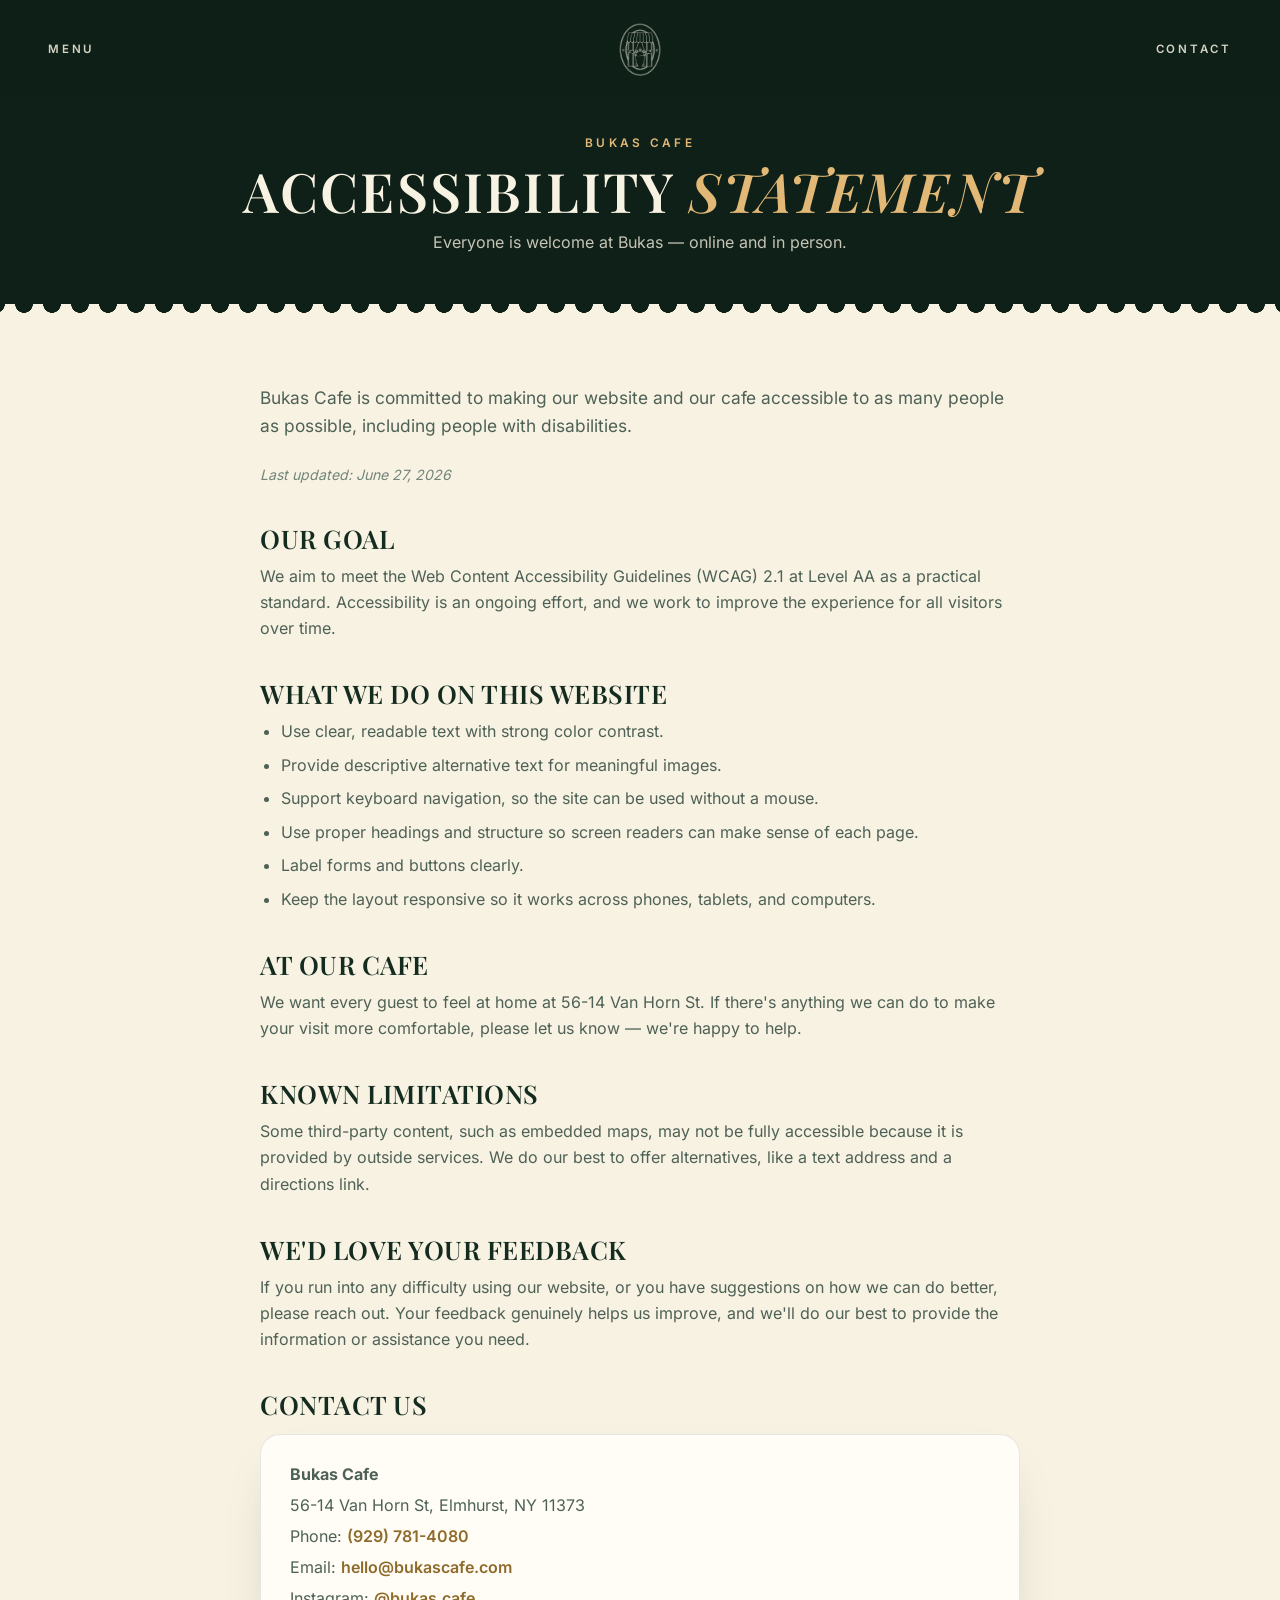
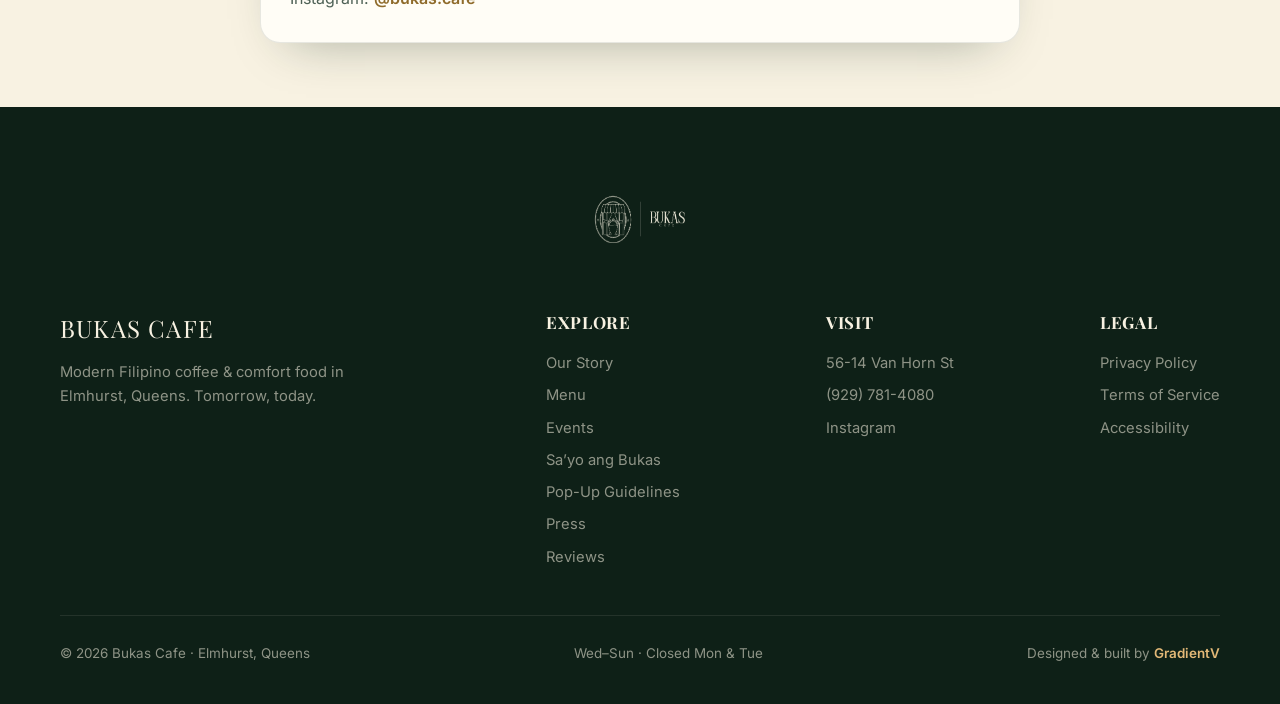
<file: accessibility.html>
<!DOCTYPE html>
<html lang="en">
<head>
<meta charset="UTF-8" />
<meta name="viewport" content="width=device-width, initial-scale=1.0" />
<title>Accessibility — Bukas Cafe</title>
<meta name="description" content="Bukas Cafe's commitment to an accessible website and cafe for all guests." />
<link rel="canonical" href="https://www.bukascafe.com/accessibility.html" />
<meta property="og:type" content="website" />
<meta property="og:site_name" content="Bukas Cafe" />
<meta property="og:title" content="Accessibility — Bukas Cafe" />
<meta property="og:description" content="Bukas Cafe's commitment to an accessible website and cafe for all guests." />
<meta property="og:url" content="https://www.bukascafe.com/accessibility.html" />
<meta property="og:image" content="https://www.bukascafe.com/images/og-cover.jpg" />
<meta property="og:image:width" content="1200" />
<meta property="og:image:height" content="630" />
<meta name="twitter:card" content="summary_large_image" />
<meta name="twitter:title" content="Accessibility — Bukas Cafe" />
<meta name="twitter:description" content="Bukas Cafe's commitment to an accessible website and cafe for all guests." />
<meta name="twitter:image" content="https://www.bukascafe.com/images/og-cover.jpg" />
<link rel="stylesheet" href="css/fonts.css" />
<link rel="stylesheet" href="css/styles.css" />
<link rel="icon" type="image/png" href="images/favicon-32.png" />
<link rel="apple-touch-icon" href="images/apple-touch-icon.png" />
<meta name="theme-color" content="#142c20" />
</head>
<body>
<a class="skip-link" href="#main">Skip to content</a>

<!-- TOP BAR -->
<header class="topbar" id="topbar">
  <div class="tb-side left">
    <button class="tb-link" type="button" data-menu-open aria-haspopup="dialog" aria-controls="navOverlay">Menu</button>
  </div>
  <a class="tb-logo" href="index.html" aria-label="Bukas Cafe home">
    <img class="logo-dark" src="images/brand-badge-cream.png" alt="Bukas Cafe" />
    <img class="logo-light" src="images/logo-badge-green.png" alt="Bukas Cafe" />
  </a>
  <div class="tb-side right">
    <a class="tb-link" href="index.html#visit">Contact</a>
  </div>
</header>

<!-- OVERLAY MENU -->
<div class="nav-overlay" id="navOverlay" role="dialog" aria-modal="true" aria-label="Site menu" aria-hidden="true">
  <button class="ov-close" type="button" data-menu-close>Close</button>
  <div class="ov-grid">
    <nav>
      <a href="index.html"><span class="n">01</span>Home</a>
      <a href="menu.html"><span class="n">02</span>Menu</a>
      <a href="events.html"><span class="n">03</span>Events</a>
      <a class="ov-long" href="sayo-ang-bukas.html"><span class="n">04</span>Sa’yo ang Bukas</a>
      <a href="index.html#press"><span class="n">05</span>Press</a>
      <a href="index.html#visit"><span class="n">06</span>Contact</a>
    </nav>
    <aside class="ov-aside">
      <img src="images/storefront-illustration.jpg" alt="Watercolor illustration of the Bukas Cafe storefront" loading="lazy" />
      <div class="ov-fact"><strong>Hours</strong>Wed–Thu 9a–3p · Fri–Sun 9a–6p</div>
      <div class="ov-fact"><strong>Find us</strong>56-14 Van Horn St, Elmhurst, Queens</div>
      <div class="ov-fact"><strong>Say hi</strong><a href="https://www.instagram.com/bukas.cafe" target="_blank" rel="noopener">@bukas.cafe</a> · <a href="tel:+19297814080">(929) 781-4080</a></div>
    </aside>
  </div>
</div>

<!-- HERO -->
<section class="legal-hero">
  <div class="wrap">
    <span class="eyebrow">Bukas Cafe</span>
    <h1>Accessibility <em>Statement</em></h1>
    <p>Everyone is welcome at Bukas — online and in person.</p>
  </div>
</section>

<div class="awning" aria-hidden="true"></div>

<!-- CONTENT -->
<main id="main">
<section class="legal">
  <div class="wrap">
    <p class="lead">Bukas Cafe is committed to making our website and our cafe accessible to as many people as possible, including people with disabilities.</p>
    <p class="updated">Last updated: June 27, 2026</p>

    <h2>Our goal</h2>
    <p>We aim to meet the Web Content Accessibility Guidelines (WCAG) 2.1 at Level AA as a practical standard. Accessibility is an ongoing effort, and we work to improve the experience for all visitors over time.</p>

    <h2>What we do on this website</h2>
    <ul>
      <li>Use clear, readable text with strong color contrast.</li>
      <li>Provide descriptive alternative text for meaningful images.</li>
      <li>Support keyboard navigation, so the site can be used without a mouse.</li>
      <li>Use proper headings and structure so screen readers can make sense of each page.</li>
      <li>Label forms and buttons clearly.</li>
      <li>Keep the layout responsive so it works across phones, tablets, and computers.</li>
    </ul>

    <h2>At our cafe</h2>
    <p>We want every guest to feel at home at 56-14 Van Horn St. If there's anything we can do to make your visit more comfortable, please let us know — we're happy to help.</p>

    <h2>Known limitations</h2>
    <p>Some third-party content, such as embedded maps, may not be fully accessible because it is provided by outside services. We do our best to offer alternatives, like a text address and a directions link.</p>

    <h2>We'd love your feedback</h2>
    <p>If you run into any difficulty using our website, or you have suggestions on how we can do better, please reach out. Your feedback genuinely helps us improve, and we'll do our best to provide the information or assistance you need.</p>

    <h2>Contact us</h2>
    <div class="contact-box">
      <p><strong>Bukas Cafe</strong></p>
      <p>56-14 Van Horn St, Elmhurst, NY 11373</p>
      <p>Phone: <a href="tel:+19297814080">(929) 781-4080</a></p>
      <p>Email: <a href="mailto:hello@bukascafe.com">hello@bukascafe.com</a></p>
      <p>Instagram: <a href="https://www.instagram.com/bukas.cafe" target="_blank" rel="noopener">@bukas.cafe</a></p>
    </div>
  </div>
</section>
</main>

<!-- FOOTER -->
<footer>
  <div class="wrap">
    <div class="foot-logo"><img src="images/brand-lockup-cream.png" alt="Bukas Cafe" /></div>
    <div class="foot-grid">
      <div class="foot-brand">
        <span class="brand-line">Bukas Cafe</span>
        <p>Modern Filipino coffee &amp; comfort food in Elmhurst, Queens. Tomorrow, today.</p>
      </div>
      <div class="foot-col">
        <h4>Explore</h4>
        <a href="index.html#story">Our Story</a>
        <a href="menu.html">Menu</a>
        <a href="events.html">Events</a>
        <a href="sayo-ang-bukas.html">Sa’yo ang Bukas</a>
        <a href="sayo-ang-bukas-guidelines.html">Pop-Up Guidelines</a>
        <a href="index.html#press">Press</a>
        <a href="index.html#reviews">Reviews</a>
      </div>
      <div class="foot-col">
        <h4>Visit</h4>
        <a href="https://www.google.com/maps/search/?api=1&query=Bukas+Cafe+56-14+Van+Horn+St+Elmhurst+NY" target="_blank" rel="noopener">56-14 Van Horn St</a>
        <a href="tel:+19297814080">(929) 781-4080</a>
        <a href="https://www.instagram.com/bukas.cafe" target="_blank" rel="noopener">Instagram</a>
      </div>
      <div class="foot-col">
        <h4>Legal</h4>
        <a href="privacy.html">Privacy Policy</a>
        <a href="terms.html">Terms of Service</a>
        <a href="accessibility.html">Accessibility</a>
      </div>
    </div>
    <div class="foot-bottom">
      <span>© 2026 Bukas Cafe · Elmhurst, Queens</span>
      <span>Wed–Sun · Closed Mon &amp; Tue</span>
      <span class="credit">Designed &amp; built by <a href="https://gradientv.com" target="_blank" rel="noopener">GradientV</a></span>
    </div>
  </div>
</footer>

<script src="js/main.js"></script>
</body>
</html>
</file>
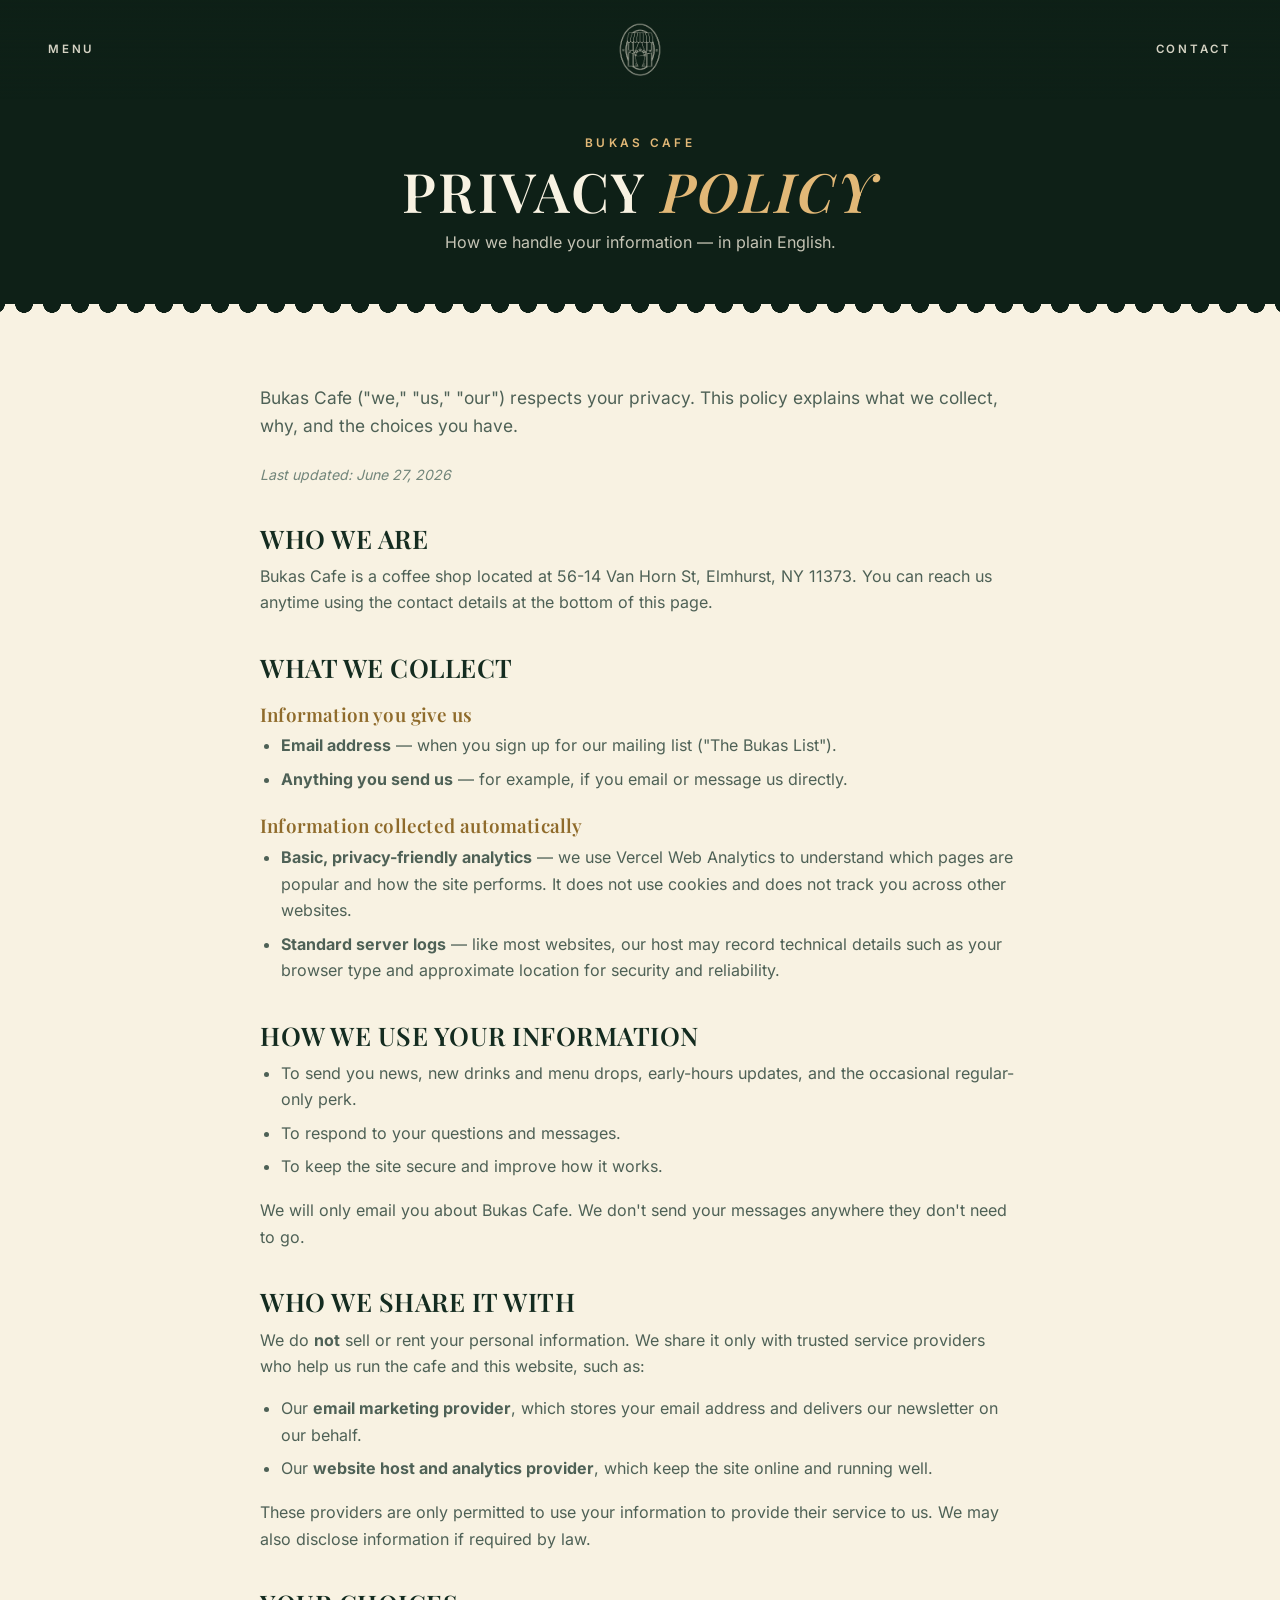
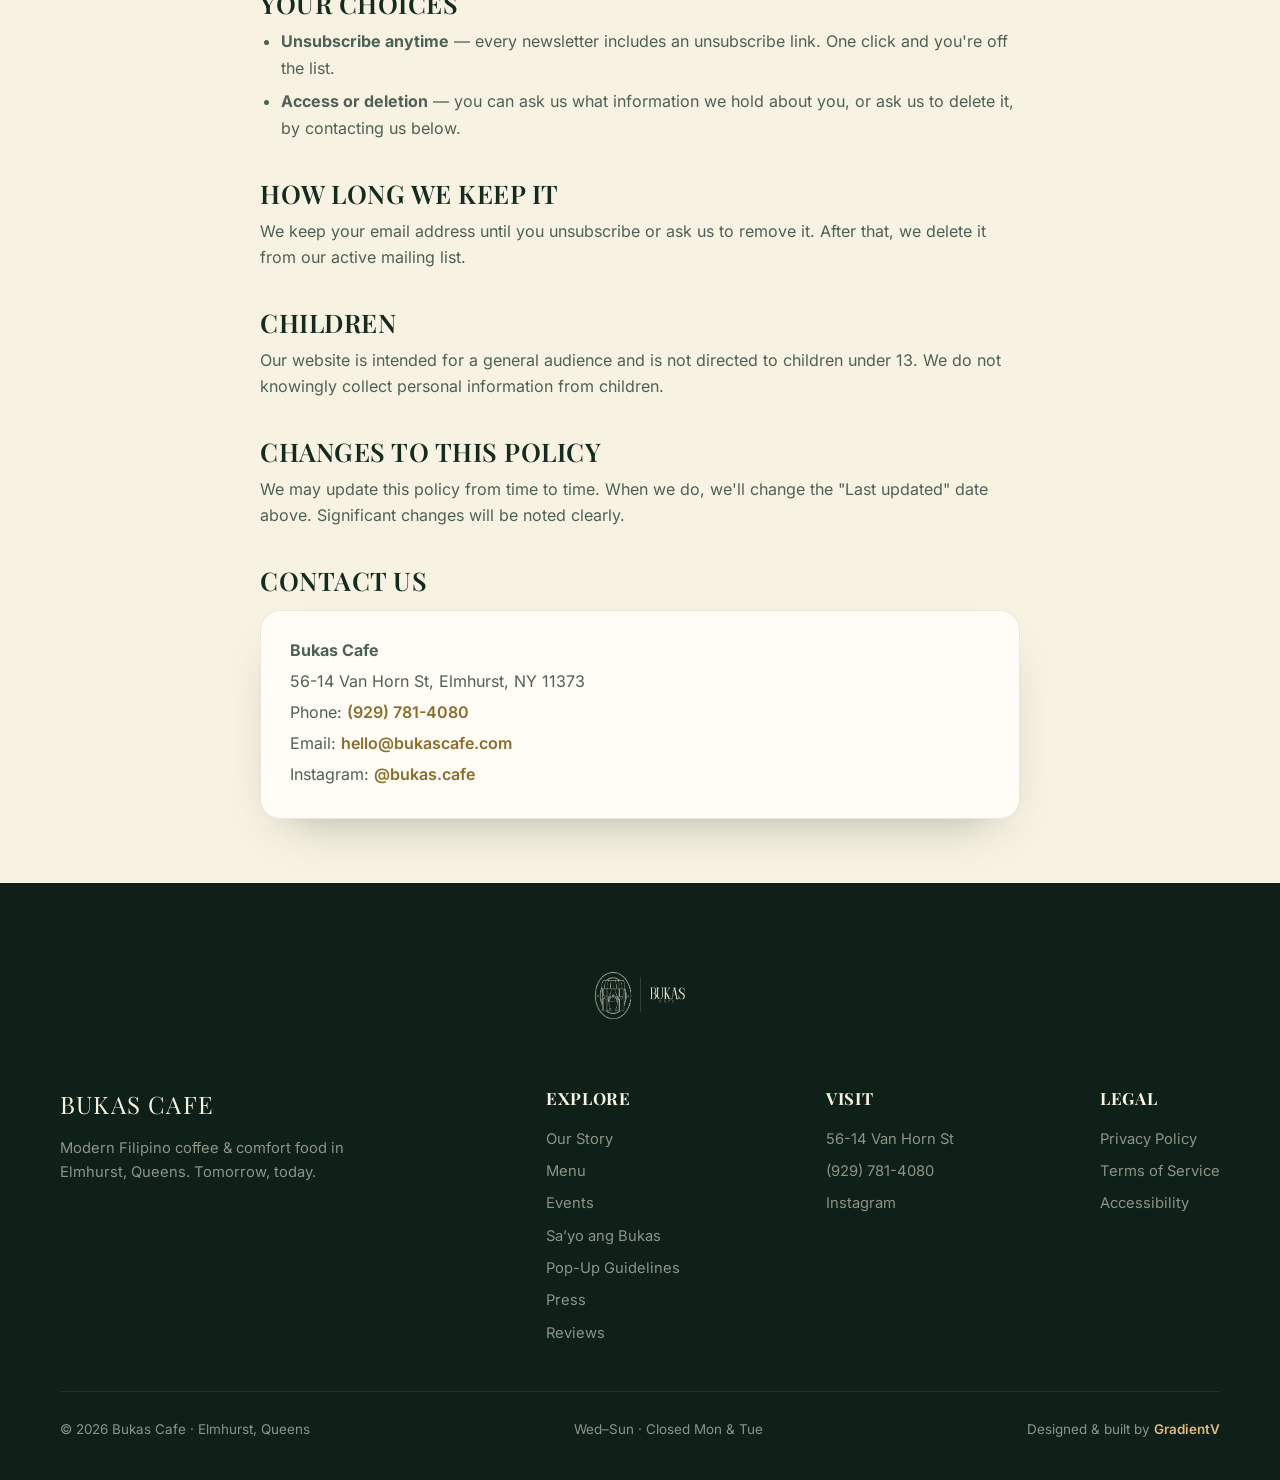
<file: privacy.html>
<!DOCTYPE html>
<html lang="en">
<head>
<meta charset="UTF-8" />
<meta name="viewport" content="width=device-width, initial-scale=1.0" />
<title>Privacy Policy — Bukas Cafe</title>
<meta name="description" content="How Bukas Cafe collects, uses, and protects your information — including our email mailing list." />
<link rel="canonical" href="https://www.bukascafe.com/privacy.html" />
<meta property="og:type" content="website" />
<meta property="og:site_name" content="Bukas Cafe" />
<meta property="og:title" content="Privacy Policy — Bukas Cafe" />
<meta property="og:description" content="How Bukas Cafe collects, uses, and protects your information — including our email mailing list." />
<meta property="og:url" content="https://www.bukascafe.com/privacy.html" />
<meta property="og:image" content="https://www.bukascafe.com/images/og-cover.jpg" />
<meta property="og:image:width" content="1200" />
<meta property="og:image:height" content="630" />
<meta name="twitter:card" content="summary_large_image" />
<meta name="twitter:title" content="Privacy Policy — Bukas Cafe" />
<meta name="twitter:description" content="How Bukas Cafe collects, uses, and protects your information — including our email mailing list." />
<meta name="twitter:image" content="https://www.bukascafe.com/images/og-cover.jpg" />
<link rel="stylesheet" href="css/fonts.css" />
<link rel="stylesheet" href="css/styles.css" />
<link rel="icon" type="image/png" href="images/favicon-32.png" />
<link rel="apple-touch-icon" href="images/apple-touch-icon.png" />
<meta name="theme-color" content="#142c20" />
</head>
<body>
<a class="skip-link" href="#main">Skip to content</a>

<!-- TOP BAR -->
<header class="topbar" id="topbar">
  <div class="tb-side left">
    <button class="tb-link" type="button" data-menu-open aria-haspopup="dialog" aria-controls="navOverlay">Menu</button>
  </div>
  <a class="tb-logo" href="index.html" aria-label="Bukas Cafe home">
    <img class="logo-dark" src="images/brand-badge-cream.png" alt="Bukas Cafe" />
    <img class="logo-light" src="images/logo-badge-green.png" alt="Bukas Cafe" />
  </a>
  <div class="tb-side right">
    <a class="tb-link" href="index.html#visit">Contact</a>
  </div>
</header>

<!-- OVERLAY MENU -->
<div class="nav-overlay" id="navOverlay" role="dialog" aria-modal="true" aria-label="Site menu" aria-hidden="true">
  <button class="ov-close" type="button" data-menu-close>Close</button>
  <div class="ov-grid">
    <nav>
      <a href="index.html"><span class="n">01</span>Home</a>
      <a href="menu.html"><span class="n">02</span>Menu</a>
      <a href="events.html"><span class="n">03</span>Events</a>
      <a class="ov-long" href="sayo-ang-bukas.html"><span class="n">04</span>Sa’yo ang Bukas</a>
      <a href="index.html#press"><span class="n">05</span>Press</a>
      <a href="index.html#visit"><span class="n">06</span>Contact</a>
    </nav>
    <aside class="ov-aside">
      <img src="images/storefront-illustration.jpg" alt="Watercolor illustration of the Bukas Cafe storefront" loading="lazy" />
      <div class="ov-fact"><strong>Hours</strong>Wed–Thu 9a–3p · Fri–Sun 9a–6p</div>
      <div class="ov-fact"><strong>Find us</strong>56-14 Van Horn St, Elmhurst, Queens</div>
      <div class="ov-fact"><strong>Say hi</strong><a href="https://www.instagram.com/bukas.cafe" target="_blank" rel="noopener">@bukas.cafe</a> · <a href="tel:+19297814080">(929) 781-4080</a></div>
    </aside>
  </div>
</div>

<!-- HERO -->
<section class="legal-hero">
  <div class="wrap">
    <span class="eyebrow">Bukas Cafe</span>
    <h1>Privacy <em>Policy</em></h1>
    <p>How we handle your information — in plain English.</p>
  </div>
</section>

<div class="awning" aria-hidden="true"></div>

<!-- CONTENT -->
<main id="main">
<section class="legal">
  <div class="wrap">
    <p class="lead">Bukas Cafe ("we," "us," "our") respects your privacy. This policy explains what we collect, why, and the choices you have.</p>
    <p class="updated">Last updated: June 27, 2026</p>

    <h2>Who we are</h2>
    <p>Bukas Cafe is a coffee shop located at 56-14 Van Horn St, Elmhurst, NY 11373. You can reach us anytime using the contact details at the bottom of this page.</p>

    <h2>What we collect</h2>
    <h3>Information you give us</h3>
    <ul>
      <li><strong>Email address</strong> — when you sign up for our mailing list ("The Bukas List").</li>
      <li><strong>Anything you send us</strong> — for example, if you email or message us directly.</li>
    </ul>
    <h3>Information collected automatically</h3>
    <ul>
      <li><strong>Basic, privacy-friendly analytics</strong> — we use Vercel Web Analytics to understand which pages are popular and how the site performs. It does not use cookies and does not track you across other websites.</li>
      <li><strong>Standard server logs</strong> — like most websites, our host may record technical details such as your browser type and approximate location for security and reliability.</li>
    </ul>

    <h2>How we use your information</h2>
    <ul>
      <li>To send you news, new drinks and menu drops, early-hours updates, and the occasional regular-only perk.</li>
      <li>To respond to your questions and messages.</li>
      <li>To keep the site secure and improve how it works.</li>
    </ul>
    <p>We will only email you about Bukas Cafe. We don't send your messages anywhere they don't need to go.</p>

    <h2>Who we share it with</h2>
    <p>We do <strong>not</strong> sell or rent your personal information. We share it only with trusted service providers who help us run the cafe and this website, such as:</p>
    <ul>
      <li>Our <strong>email marketing provider</strong>, which stores your email address and delivers our newsletter on our behalf.</li>
      <li>Our <strong>website host and analytics provider</strong>, which keep the site online and running well.</li>
    </ul>
    <p>These providers are only permitted to use your information to provide their service to us. We may also disclose information if required by law.</p>

    <h2>Your choices</h2>
    <ul>
      <li><strong>Unsubscribe anytime</strong> — every newsletter includes an unsubscribe link. One click and you're off the list.</li>
      <li><strong>Access or deletion</strong> — you can ask us what information we hold about you, or ask us to delete it, by contacting us below.</li>
    </ul>

    <h2>How long we keep it</h2>
    <p>We keep your email address until you unsubscribe or ask us to remove it. After that, we delete it from our active mailing list.</p>

    <h2>Children</h2>
    <p>Our website is intended for a general audience and is not directed to children under 13. We do not knowingly collect personal information from children.</p>

    <h2>Changes to this policy</h2>
    <p>We may update this policy from time to time. When we do, we'll change the "Last updated" date above. Significant changes will be noted clearly.</p>

    <h2>Contact us</h2>
    <div class="contact-box">
      <p><strong>Bukas Cafe</strong></p>
      <p>56-14 Van Horn St, Elmhurst, NY 11373</p>
      <p>Phone: <a href="tel:+19297814080">(929) 781-4080</a></p>
      <p>Email: <a href="mailto:hello@bukascafe.com">hello@bukascafe.com</a></p>
      <p>Instagram: <a href="https://www.instagram.com/bukas.cafe" target="_blank" rel="noopener">@bukas.cafe</a></p>
    </div>
  </div>
</section>
</main>

<!-- FOOTER -->
<footer>
  <div class="wrap">
    <div class="foot-logo"><img src="images/brand-lockup-cream.png" alt="Bukas Cafe" /></div>
    <div class="foot-grid">
      <div class="foot-brand">
        <span class="brand-line">Bukas Cafe</span>
        <p>Modern Filipino coffee &amp; comfort food in Elmhurst, Queens. Tomorrow, today.</p>
      </div>
      <div class="foot-col">
        <h4>Explore</h4>
        <a href="index.html#story">Our Story</a>
        <a href="menu.html">Menu</a>
        <a href="events.html">Events</a>
        <a href="sayo-ang-bukas.html">Sa’yo ang Bukas</a>
        <a href="sayo-ang-bukas-guidelines.html">Pop-Up Guidelines</a>
        <a href="index.html#press">Press</a>
        <a href="index.html#reviews">Reviews</a>
      </div>
      <div class="foot-col">
        <h4>Visit</h4>
        <a href="https://www.google.com/maps/search/?api=1&query=Bukas+Cafe+56-14+Van+Horn+St+Elmhurst+NY" target="_blank" rel="noopener">56-14 Van Horn St</a>
        <a href="tel:+19297814080">(929) 781-4080</a>
        <a href="https://www.instagram.com/bukas.cafe" target="_blank" rel="noopener">Instagram</a>
      </div>
      <div class="foot-col">
        <h4>Legal</h4>
        <a href="privacy.html">Privacy Policy</a>
        <a href="terms.html">Terms of Service</a>
        <a href="accessibility.html">Accessibility</a>
      </div>
    </div>
    <div class="foot-bottom">
      <span>© 2026 Bukas Cafe · Elmhurst, Queens</span>
      <span>Wed–Sun · Closed Mon &amp; Tue</span>
      <span class="credit">Designed &amp; built by <a href="https://gradientv.com" target="_blank" rel="noopener">GradientV</a></span>
    </div>
  </div>
</footer>

<script src="js/main.js"></script>
</body>
</html>
</file>
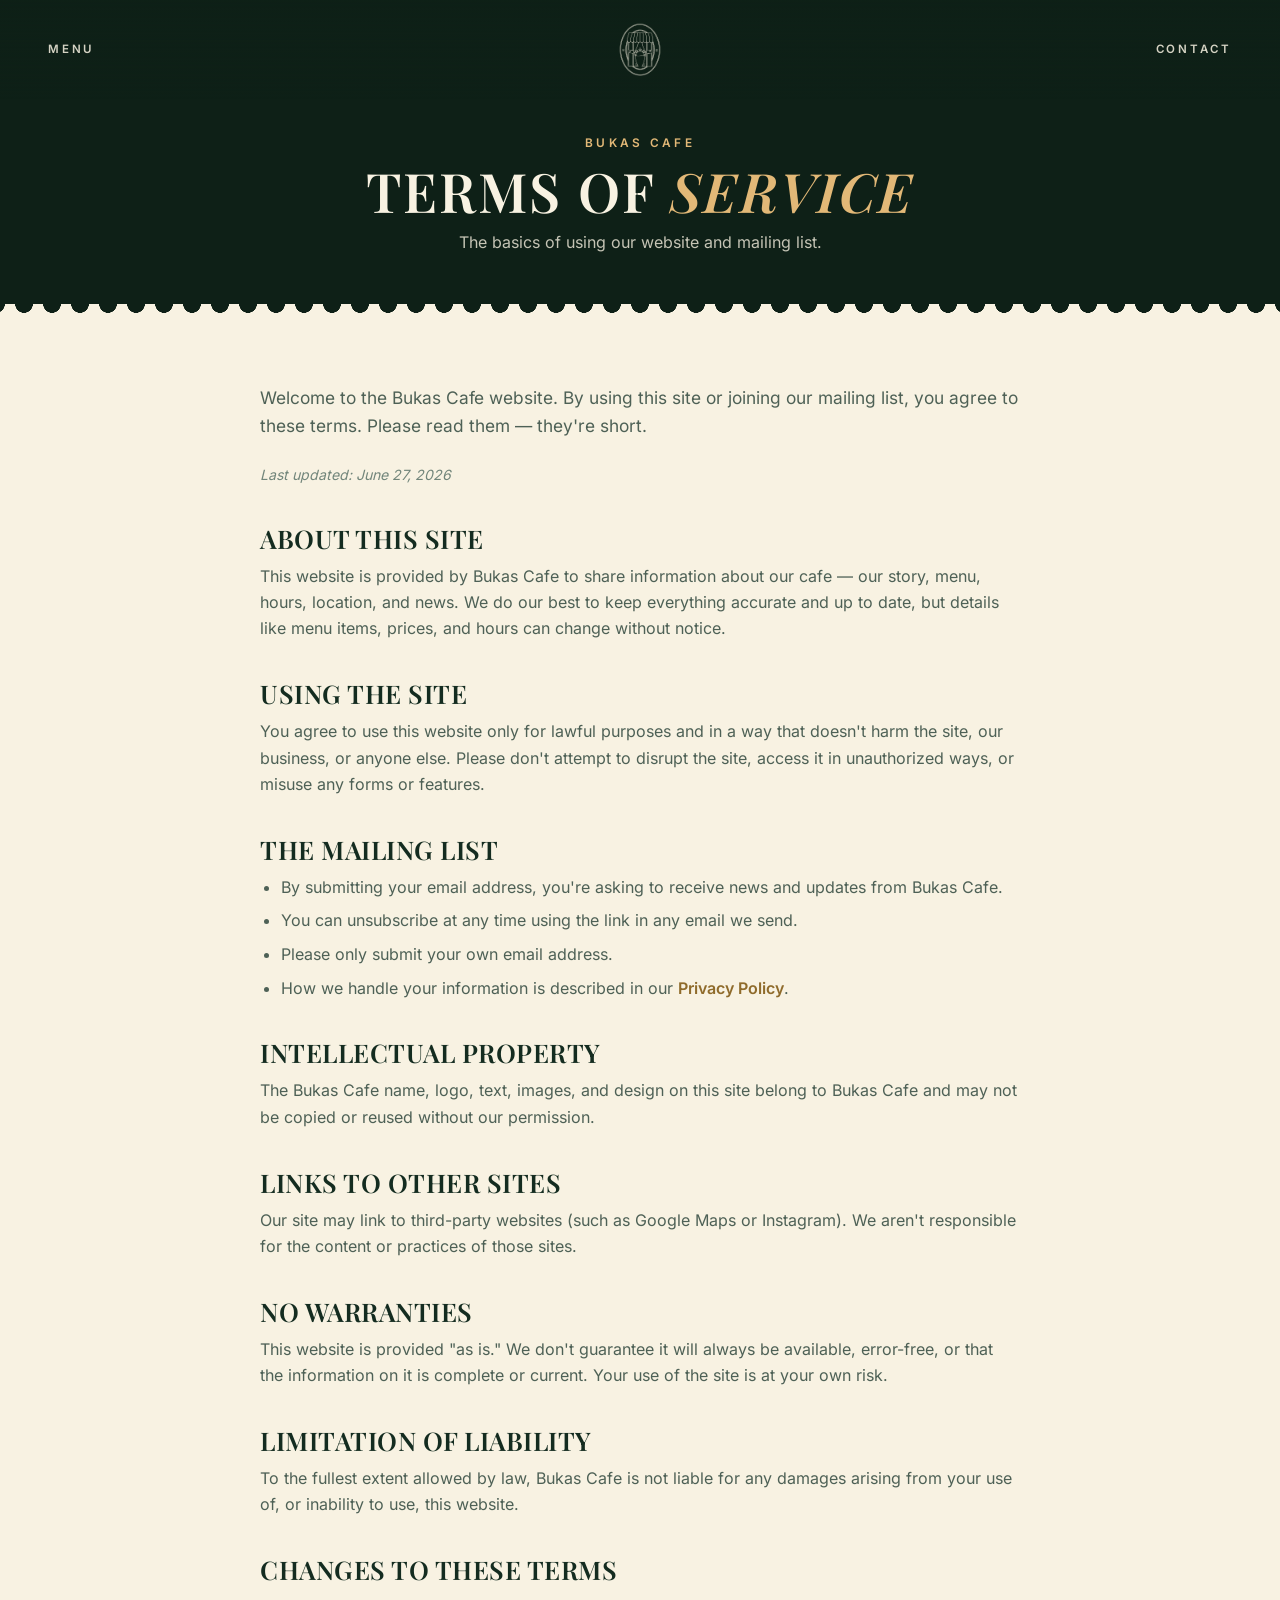
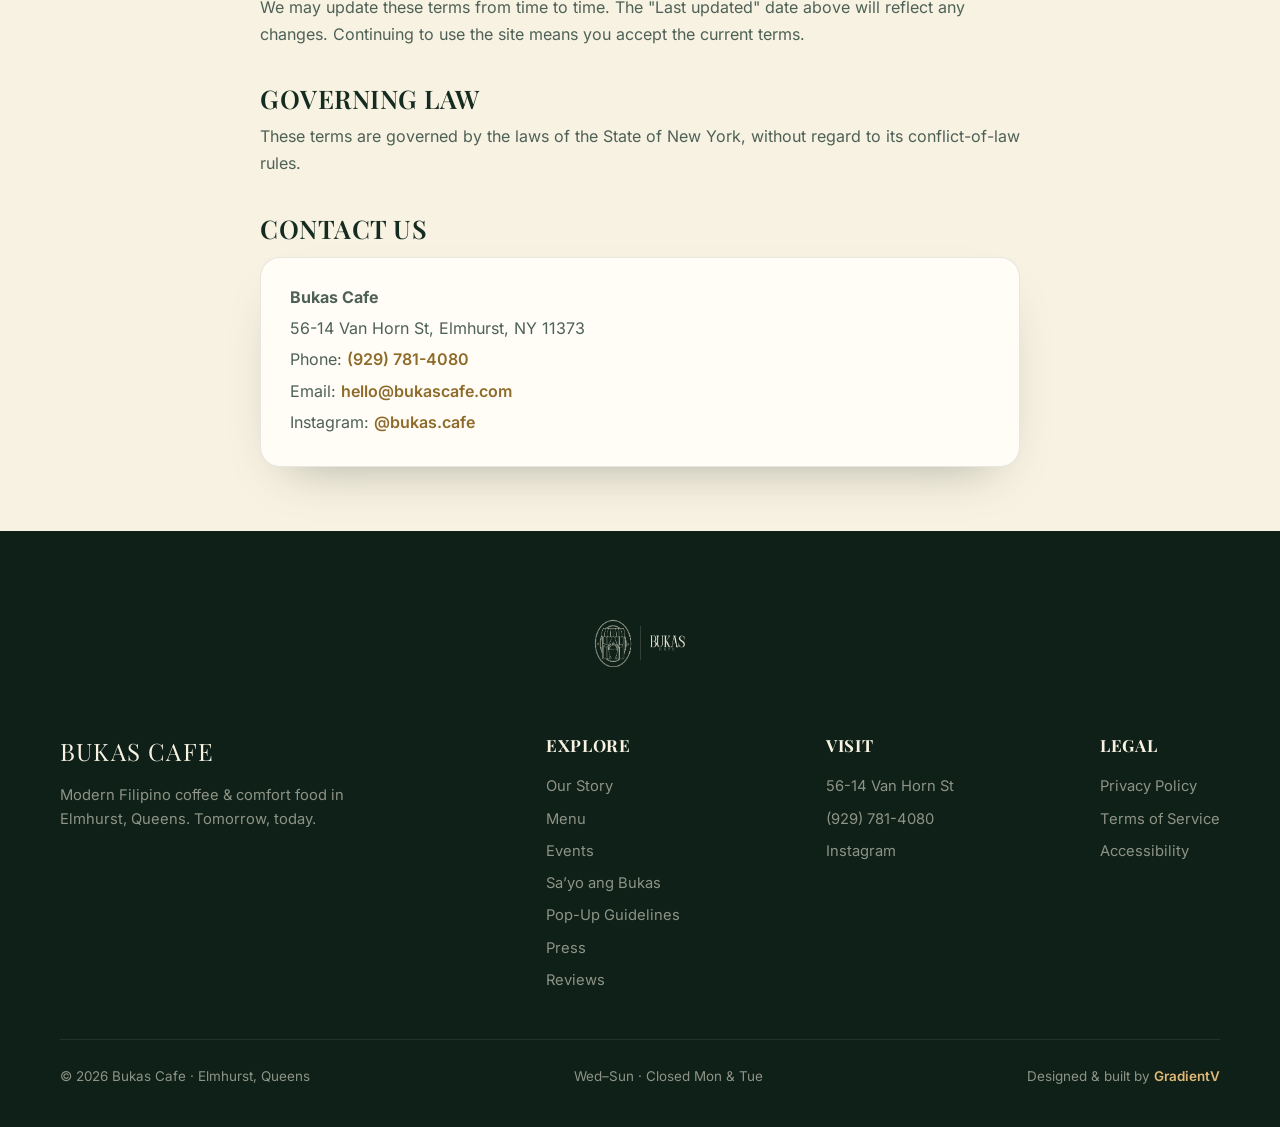
<file: terms.html>
<!DOCTYPE html>
<html lang="en">
<head>
<meta charset="UTF-8" />
<meta name="viewport" content="width=device-width, initial-scale=1.0" />
<title>Terms of Service — Bukas Cafe</title>
<meta name="description" content="The terms for using the Bukas Cafe website and mailing list." />
<link rel="canonical" href="https://www.bukascafe.com/terms.html" />
<meta property="og:type" content="website" />
<meta property="og:site_name" content="Bukas Cafe" />
<meta property="og:title" content="Terms of Service — Bukas Cafe" />
<meta property="og:description" content="The terms for using the Bukas Cafe website and mailing list." />
<meta property="og:url" content="https://www.bukascafe.com/terms.html" />
<meta property="og:image" content="https://www.bukascafe.com/images/og-cover.jpg" />
<meta property="og:image:width" content="1200" />
<meta property="og:image:height" content="630" />
<meta name="twitter:card" content="summary_large_image" />
<meta name="twitter:title" content="Terms of Service — Bukas Cafe" />
<meta name="twitter:description" content="The terms for using the Bukas Cafe website and mailing list." />
<meta name="twitter:image" content="https://www.bukascafe.com/images/og-cover.jpg" />
<link rel="stylesheet" href="css/fonts.css" />
<link rel="stylesheet" href="css/styles.css" />
<link rel="icon" type="image/png" href="images/favicon-32.png" />
<link rel="apple-touch-icon" href="images/apple-touch-icon.png" />
<meta name="theme-color" content="#142c20" />
</head>
<body>
<a class="skip-link" href="#main">Skip to content</a>

<!-- TOP BAR -->
<header class="topbar" id="topbar">
  <div class="tb-side left">
    <button class="tb-link" type="button" data-menu-open aria-haspopup="dialog" aria-controls="navOverlay">Menu</button>
  </div>
  <a class="tb-logo" href="index.html" aria-label="Bukas Cafe home">
    <img class="logo-dark" src="images/brand-badge-cream.png" alt="Bukas Cafe" />
    <img class="logo-light" src="images/logo-badge-green.png" alt="Bukas Cafe" />
  </a>
  <div class="tb-side right">
    <a class="tb-link" href="index.html#visit">Contact</a>
  </div>
</header>

<!-- OVERLAY MENU -->
<div class="nav-overlay" id="navOverlay" role="dialog" aria-modal="true" aria-label="Site menu" aria-hidden="true">
  <button class="ov-close" type="button" data-menu-close>Close</button>
  <div class="ov-grid">
    <nav>
      <a href="index.html"><span class="n">01</span>Home</a>
      <a href="menu.html"><span class="n">02</span>Menu</a>
      <a href="events.html"><span class="n">03</span>Events</a>
      <a class="ov-long" href="sayo-ang-bukas.html"><span class="n">04</span>Sa’yo ang Bukas</a>
      <a href="index.html#press"><span class="n">05</span>Press</a>
      <a href="index.html#visit"><span class="n">06</span>Contact</a>
    </nav>
    <aside class="ov-aside">
      <img src="images/storefront-illustration.jpg" alt="Watercolor illustration of the Bukas Cafe storefront" loading="lazy" />
      <div class="ov-fact"><strong>Hours</strong>Wed–Thu 9a–3p · Fri–Sun 9a–6p</div>
      <div class="ov-fact"><strong>Find us</strong>56-14 Van Horn St, Elmhurst, Queens</div>
      <div class="ov-fact"><strong>Say hi</strong><a href="https://www.instagram.com/bukas.cafe" target="_blank" rel="noopener">@bukas.cafe</a> · <a href="tel:+19297814080">(929) 781-4080</a></div>
    </aside>
  </div>
</div>

<!-- HERO -->
<section class="legal-hero">
  <div class="wrap">
    <span class="eyebrow">Bukas Cafe</span>
    <h1>Terms of <em>Service</em></h1>
    <p>The basics of using our website and mailing list.</p>
  </div>
</section>

<div class="awning" aria-hidden="true"></div>

<!-- CONTENT -->
<main id="main">
<section class="legal">
  <div class="wrap">
    <p class="lead">Welcome to the Bukas Cafe website. By using this site or joining our mailing list, you agree to these terms. Please read them — they're short.</p>
    <p class="updated">Last updated: June 27, 2026</p>

    <h2>About this site</h2>
    <p>This website is provided by Bukas Cafe to share information about our cafe — our story, menu, hours, location, and news. We do our best to keep everything accurate and up to date, but details like menu items, prices, and hours can change without notice.</p>

    <h2>Using the site</h2>
    <p>You agree to use this website only for lawful purposes and in a way that doesn't harm the site, our business, or anyone else. Please don't attempt to disrupt the site, access it in unauthorized ways, or misuse any forms or features.</p>

    <h2>The mailing list</h2>
    <ul>
      <li>By submitting your email address, you're asking to receive news and updates from Bukas Cafe.</li>
      <li>You can unsubscribe at any time using the link in any email we send.</li>
      <li>Please only submit your own email address.</li>
      <li>How we handle your information is described in our <a href="privacy.html">Privacy Policy</a>.</li>
    </ul>

    <h2>Intellectual property</h2>
    <p>The Bukas Cafe name, logo, text, images, and design on this site belong to Bukas Cafe and may not be copied or reused without our permission.</p>

    <h2>Links to other sites</h2>
    <p>Our site may link to third-party websites (such as Google Maps or Instagram). We aren't responsible for the content or practices of those sites.</p>

    <h2>No warranties</h2>
    <p>This website is provided "as is." We don't guarantee it will always be available, error-free, or that the information on it is complete or current. Your use of the site is at your own risk.</p>

    <h2>Limitation of liability</h2>
    <p>To the fullest extent allowed by law, Bukas Cafe is not liable for any damages arising from your use of, or inability to use, this website.</p>

    <h2>Changes to these terms</h2>
    <p>We may update these terms from time to time. The "Last updated" date above will reflect any changes. Continuing to use the site means you accept the current terms.</p>

    <h2>Governing law</h2>
    <p>These terms are governed by the laws of the State of New York, without regard to its conflict-of-law rules.</p>

    <h2>Contact us</h2>
    <div class="contact-box">
      <p><strong>Bukas Cafe</strong></p>
      <p>56-14 Van Horn St, Elmhurst, NY 11373</p>
      <p>Phone: <a href="tel:+19297814080">(929) 781-4080</a></p>
      <p>Email: <a href="mailto:hello@bukascafe.com">hello@bukascafe.com</a></p>
      <p>Instagram: <a href="https://www.instagram.com/bukas.cafe" target="_blank" rel="noopener">@bukas.cafe</a></p>
    </div>
  </div>
</section>
</main>

<!-- FOOTER -->
<footer>
  <div class="wrap">
    <div class="foot-logo"><img src="images/brand-lockup-cream.png" alt="Bukas Cafe" /></div>
    <div class="foot-grid">
      <div class="foot-brand">
        <span class="brand-line">Bukas Cafe</span>
        <p>Modern Filipino coffee &amp; comfort food in Elmhurst, Queens. Tomorrow, today.</p>
      </div>
      <div class="foot-col">
        <h4>Explore</h4>
        <a href="index.html#story">Our Story</a>
        <a href="menu.html">Menu</a>
        <a href="events.html">Events</a>
        <a href="sayo-ang-bukas.html">Sa’yo ang Bukas</a>
        <a href="sayo-ang-bukas-guidelines.html">Pop-Up Guidelines</a>
        <a href="index.html#press">Press</a>
        <a href="index.html#reviews">Reviews</a>
      </div>
      <div class="foot-col">
        <h4>Visit</h4>
        <a href="https://www.google.com/maps/search/?api=1&query=Bukas+Cafe+56-14+Van+Horn+St+Elmhurst+NY" target="_blank" rel="noopener">56-14 Van Horn St</a>
        <a href="tel:+19297814080">(929) 781-4080</a>
        <a href="https://www.instagram.com/bukas.cafe" target="_blank" rel="noopener">Instagram</a>
      </div>
      <div class="foot-col">
        <h4>Legal</h4>
        <a href="privacy.html">Privacy Policy</a>
        <a href="terms.html">Terms of Service</a>
        <a href="accessibility.html">Accessibility</a>
      </div>
    </div>
    <div class="foot-bottom">
      <span>© 2026 Bukas Cafe · Elmhurst, Queens</span>
      <span>Wed–Sun · Closed Mon &amp; Tue</span>
      <span class="credit">Designed &amp; built by <a href="https://gradientv.com" target="_blank" rel="noopener">GradientV</a></span>
    </div>
  </div>
</footer>

<script src="js/main.js"></script>
</body>
</html>
</file>
<file: css/fonts.css>
/* Self-hosted Google Fonts (latin subset) — Playfair Display + Inter.
   Both ship as variable fonts, so one file per family/style covers every
   weight the site uses via the wght axis (Inter 100–900, Playfair 400–900). */
@font-face{font-family:'Inter';font-style:normal;font-weight:100 900;font-display:swap;src:url('../fonts/inter-variable.woff2') format('woff2');unicode-range:U+0000-00FF,U+0131,U+0152-0153,U+02BB-02BC,U+02C6,U+02DA,U+02DC,U+0304,U+0308,U+0329,U+2000-206F,U+20AC,U+2122,U+2191,U+2193,U+2212,U+2215,U+FEFF,U+FFFD}
@font-face{font-family:'Playfair Display';font-style:normal;font-weight:400 900;font-display:swap;src:url('../fonts/playfair-display-variable.woff2') format('woff2');unicode-range:U+0000-00FF,U+0131,U+0152-0153,U+02BB-02BC,U+02C6,U+02DA,U+02DC,U+0304,U+0308,U+0329,U+2000-206F,U+20AC,U+2122,U+2191,U+2193,U+2212,U+2215,U+FEFF,U+FFFD}
@font-face{font-family:'Playfair Display';font-style:italic;font-weight:400 900;font-display:swap;src:url('../fonts/playfair-display-variable-italic.woff2') format('woff2');unicode-range:U+0000-00FF,U+0131,U+0152-0153,U+02BB-02BC,U+02C6,U+02DA,U+02DC,U+0304,U+0308,U+0329,U+2000-206F,U+20AC,U+2122,U+2191,U+2193,U+2212,U+2215,U+FEFF,U+FFFD}
</file>
<file: css/styles.css>
/* =====================================================================
   BUKAS CAFE — daylight edition
   A morning cafe, not a midnight bar: cream-first with deep-green bands.
   Palette:  #f8f2e2 cream base · #142c20 green · warm gold accent
   Motif:    the scalloped awning from the Bukas badge
   Display:  Playfair Display
   ===================================================================== */

:root{
  --cream:#f8f2e2;         /* body background                  */
  --cream-2:#f0e7d0;       /* tinted panels                    */
  --paper:#fffdf6;         /* raised cards                     */
  --green:#142c20;         /* brand green                      */
  --green-deep:#0e2017;    /* darkest — footer, hero base      */
  --green-2:#1c3a2b;       /* elevated dark cards              */
  --green-3:#24493a;       /* dark hover                       */
  --gold:#c99a4e;          /* accent                           */
  --gold-2:#e2b877;        /* bright accent on dark            */
  --gold-deep:#8f6b2b;     /* legible accent on cream          */
  --ube:#8f7bc0;
  --radius:20px;
  --shadow:0 22px 50px -28px rgba(20,44,32,.4);
  --shadow-dark:0 26px 60px -30px rgba(0,0,0,.65);
  --font-display:'Playfair Display',Georgia,serif;
  --font-body:'Inter',system-ui,-apple-system,sans-serif;

  /* contextual ink — light defaults; dark bands override */
  --tx:#1d3227;
  --tx-dim:#4e6156;
  --tx-faint:#71857a;
  --accent:var(--gold-deep);
  --line:rgba(20,44,32,.16);
  --line-soft:rgba(20,44,32,.1);
}

/* dark-context bands flip the ink */
.hero,.ticker,.band-dark,.ig,footer,
.menu-hero,.legal-hero,.events-hero,.sayo-hero{
  --tx:var(--cream);
  --tx-dim:rgba(248,242,226,.78);
  --tx-faint:rgba(248,242,226,.55);
  --accent:var(--gold-2);
  --line:rgba(248,242,226,.16);
  --line-soft:rgba(248,242,226,.09);
}

*{box-sizing:border-box;margin:0;padding:0}
html{scroll-behavior:smooth}
body{
  font-family:var(--font-body);
  color:var(--tx);
  background:var(--cream);
  line-height:1.65;
  -webkit-font-smoothing:antialiased;
}
img{max-width:100%}
a{color:inherit}

h1,h2,h3,.serif{font-family:var(--font-display);font-weight:600;line-height:1.05;letter-spacing:.01em}

.wrap{width:min(1160px,92vw);margin:0 auto}

/* a11y: skip link + keyboard focus */
.skip-link{position:absolute;left:1rem;top:-4rem;z-index:100;background:var(--green);color:var(--cream);
  font-weight:600;font-size:.9rem;padding:.7rem 1.2rem;border-radius:0 0 12px 12px;
  text-decoration:none;transition:top .2s ease}
.skip-link:focus{top:0}
a:focus-visible,button:focus-visible,input:focus-visible{outline:2px solid var(--gold);outline-offset:3px}

.eyebrow{font-family:var(--font-body);font-size:.74rem;letter-spacing:.28em;text-transform:uppercase;
  font-weight:600;color:var(--accent)}

/* ---- awning scallop — the signature edge, straight off the badge ---- */
.awning{height:16px;background-image:radial-gradient(circle 9px at 14px 0,var(--awn,var(--green-deep)) 96%,rgba(0,0,0,0));
  background-size:28px 16px;background-repeat:repeat-x;background-position:center top}

/* ---------------------------------------------------------------- buttons */
.btn{display:inline-flex;align-items:center;justify-content:center;gap:.5rem;border:none;cursor:pointer;
  font-family:var(--font-body);font-weight:600;font-size:.92rem;letter-spacing:.02em;
  padding:.9rem 1.7rem;border-radius:100px;text-decoration:none;
  transition:transform .18s ease,box-shadow .22s ease,background .22s ease,color .22s ease,border-color .22s ease}
.btn-primary{background:var(--green);color:var(--cream)}
.btn-primary:hover{transform:translateY(-2px);box-shadow:var(--shadow);background:var(--green-3)}
.btn-gold{background:var(--gold);color:var(--green-deep)}
.btn-gold:hover{transform:translateY(-2px);box-shadow:var(--shadow);background:var(--gold-2)}
.btn-ghost{background:transparent;color:var(--tx);border:1.5px solid var(--line)}
.btn-ghost:hover{background:rgba(20,44,32,.06);border-color:var(--tx-faint)}
.hero .btn-ghost:hover,.band-dark .btn-ghost:hover,.ig .btn-ghost:hover,
.menu-hero .btn-ghost:hover,.events-hero .btn-ghost:hover,footer .btn-ghost:hover{background:rgba(248,242,226,.1)}

/* ---------------------------------------------------- corner nav (top bar) */
.topbar{position:fixed;top:0;left:0;right:0;z-index:60;
  display:grid;grid-template-columns:1fr auto 1fr;align-items:center;gap:clamp(.8rem,3vw,2rem);
  padding:1.4rem clamp(1.1rem,4vw,3rem);
  background:linear-gradient(to bottom,rgba(14,32,23,.85),rgba(14,32,23,0));
  transition:background .3s ease,padding .3s ease,box-shadow .3s ease}
.tb-side{display:flex;align-items:center;min-width:0}
.tb-side.left{justify-content:flex-start}
.tb-side.right{justify-content:flex-end}
.tb-link{font-size:.72rem;letter-spacing:.24em;text-transform:uppercase;font-weight:600;
  color:var(--cream);text-decoration:none;opacity:.85;white-space:nowrap;
  background:none;border:none;cursor:pointer;font-family:var(--font-body);
  transition:opacity .2s,color .3s ease;padding:.4rem 0}
.tb-link:hover{opacity:1;color:var(--gold-2)}
.tb-logo{justify-self:center;display:block;line-height:0}
.tb-logo img{height:clamp(42px,4.6vw,54px);width:auto;display:block}
.tb-logo .logo-light{display:none}
/* scrolled / solid: the bar turns to daylight */
.topbar.scrolled,.topbar.solid{background:rgba(248,242,226,.95);backdrop-filter:blur(10px);
  padding-top:.85rem;padding-bottom:.85rem;box-shadow:0 1px 0 rgba(20,44,32,.12)}
.topbar.scrolled .tb-link,.topbar.solid .tb-link{color:var(--green)}
.topbar.scrolled .tb-link:hover,.topbar.solid .tb-link:hover{color:var(--gold-deep)}
.topbar.scrolled .logo-dark,.topbar.solid .logo-dark{display:none}
.topbar.scrolled .logo-light,.topbar.solid .logo-light{display:block}

/* ------------------------------------------- overlay menu — daylight pane */
.nav-overlay{position:fixed;inset:0;z-index:80;background:var(--cream);color:var(--green);
  opacity:0;visibility:hidden;transform:translateY(-12px);
  transition:opacity .45s ease,transform .45s ease,visibility 0s linear .45s;
  display:flex;align-items:center;justify-content:center;overflow-y:auto}
.nav-overlay.open{opacity:1;visibility:visible;transform:translateY(0);
  transition:opacity .45s ease,transform .45s ease,visibility 0s}
.nav-overlay .ov-close{position:absolute;top:1.6rem;right:clamp(1.1rem,4vw,3rem);z-index:2;
  font-size:.72rem;letter-spacing:.24em;text-transform:uppercase;font-weight:600;color:var(--green);
  background:none;border:none;cursor:pointer;font-family:var(--font-body);opacity:.8}
.nav-overlay .ov-close:hover{opacity:1;color:var(--gold-deep)}
.ov-grid{display:grid;grid-template-columns:1.15fr .85fr;gap:clamp(2rem,6vw,5rem);align-items:center;
  width:min(1060px,90vw);padding:5rem 0}
.nav-overlay nav{display:flex;flex-direction:column;gap:.2rem}
.nav-overlay nav a{display:flex;align-items:baseline;gap:1.1rem;text-decoration:none;
  font-family:var(--font-display);text-transform:uppercase;letter-spacing:.04em;
  font-size:clamp(2.2rem,5.5vw,3.6rem);color:var(--green);line-height:1.3;
  opacity:0;transform:translateY(16px);transition:color .2s ease,transform .2s ease}
.nav-overlay nav a .n{font-family:var(--font-body);font-size:.78rem;font-weight:600;
  letter-spacing:.18em;color:var(--gold-deep);min-width:2.2ch}
.nav-overlay nav a:hover{color:var(--gold-deep);transform:translateX(6px)}
.nav-overlay.open nav a{animation:ov-in .5s ease forwards}
.nav-overlay.open nav a:nth-child(1){animation-delay:.06s}
.nav-overlay.open nav a:nth-child(2){animation-delay:.12s}
.nav-overlay.open nav a:nth-child(3){animation-delay:.18s}
.nav-overlay.open nav a:nth-child(4){animation-delay:.24s}
.nav-overlay.open nav a:nth-child(5){animation-delay:.30s}
.nav-overlay.open nav a:nth-child(6){animation-delay:.36s}
/* "Sa'yo ang Bukas" is twice the width of the other labels — step it down so
   it still holds one line on a narrow phone */
.nav-overlay nav a.ov-long{font-size:clamp(2rem,5vw,3.6rem)}
@keyframes ov-in{to{opacity:1;transform:translateY(0)}}
.ov-aside{display:flex;flex-direction:column;gap:1.1rem;align-items:flex-start}
.ov-aside img{width:min(320px,100%);border-radius:var(--radius);box-shadow:var(--shadow)}
.ov-aside .ov-fact{font-size:.9rem;color:var(--tx-dim);line-height:1.5}
.ov-aside .ov-fact strong{display:block;font-family:var(--font-body);font-size:.7rem;
  letter-spacing:.2em;text-transform:uppercase;color:var(--gold-deep);margin-bottom:.15rem}
.ov-aside a{color:var(--green);font-weight:600;text-decoration:none}
.ov-aside a:hover{color:var(--gold-deep)}

/* ------------------------------------------------------------------- hero */
.hero{position:relative;min-height:92vh;display:grid;place-items:center;text-align:center;
  overflow:hidden;padding:8rem 0 5rem;background:var(--green);color:var(--tx)}
.hero-bg{position:absolute;inset:0;z-index:0}
.hero-bg picture{display:block;width:100%;height:100%}
.hero-bg img{width:100%;height:100%;object-fit:cover;opacity:.34}
.hero-bg::after{content:"";position:absolute;inset:0;
  background:radial-gradient(120% 90% at 50% 30%,rgba(20,44,32,.5),var(--green) 82%)}
.hero .wrap{position:relative;z-index:1;max-width:900px}
.hero .eyebrow{margin-bottom:1.6rem}
.hero h1{font-size:clamp(2.8rem,8vw,6rem);text-transform:uppercase;letter-spacing:.04em;color:var(--cream);
  font-weight:600;line-height:1}
.hero h1 em{display:block;font-style:italic;text-transform:none;color:var(--gold-2);
  font-size:.42em;letter-spacing:.02em;margin-top:.6rem}
.hero p.lead{font-size:1.18rem;color:var(--tx-dim);max-width:52ch;margin:1.8rem auto 2.4rem}
.hero .capture{margin:2.4rem auto 0;justify-content:center}
.hero-badges{display:flex;flex-wrap:wrap;gap:.5rem;margin-top:2rem;justify-content:center}
.chip{font-size:.78rem;font-weight:600;padding:.45rem .95rem;border-radius:100px;
  background:rgba(248,242,226,.08);border:1px solid var(--line-soft);color:var(--tx-dim)}
.scroll-hint{position:absolute;bottom:1.8rem;left:50%;transform:translateX(-50%);z-index:1;
  font-size:.68rem;letter-spacing:.24em;text-transform:uppercase;color:var(--tx-faint);
  display:flex;flex-direction:column;align-items:center;gap:.5rem}
.scroll-hint::after{content:"";width:1px;height:34px;background:linear-gradient(var(--tx-faint),transparent)}

/* email capture */
.capture{display:flex;gap:.6rem;flex-wrap:wrap;max-width:460px}
.capture input{flex:1;min-width:210px;padding:.95rem 1.2rem;border-radius:100px;
  border:1.5px solid var(--line);background:var(--paper);color:#1d3227;
  font-size:1rem;font-family:var(--font-body)}
.capture input::placeholder{color:#8a9a90}
.capture input:focus{outline:none;border-color:var(--gold)}
.hero .capture input{background:rgba(248,242,226,.1);color:var(--cream);border-color:var(--line)}
.hero .capture input::placeholder{color:var(--tx-faint)}
.hero .capture input:focus{background:rgba(248,242,226,.16);border-color:var(--gold-2)}
.form-note{width:100%;font-size:.82rem;color:var(--tx-faint);margin-top:.6rem}
.form-ok{color:var(--accent);font-weight:600}

/* ---------------------------------------------------------- image slots */
.img-slot{position:relative;border-radius:var(--radius);overflow:hidden;
  background:var(--cream-2);
  box-shadow:var(--shadow);min-height:300px;display:grid;place-items:center;
  color:var(--tx-dim);text-align:center;border:1px solid var(--line-soft)}
.img-slot img{position:absolute;inset:0;width:100%;height:100%;object-fit:cover}
.img-slot .ph{padding:1.5rem;display:flex;flex-direction:column;gap:.5rem;align-items:center;font-size:.85rem}
.img-slot .ph svg{width:46px;height:46px;opacity:.85}
.img-slot .ph code{font-size:.72rem;opacity:.6;font-family:ui-monospace,monospace}

/* ---------------------------------------------------------------- sections */
section{padding:5.5rem 0}
.section-head{max-width:60ch;margin-bottom:2.8rem}
.section-head.center{margin-left:auto;margin-right:auto;text-align:center}
.section-head h2{font-size:clamp(2rem,4.4vw,3.2rem);color:var(--tx);margin:.7rem 0 .8rem;
  text-transform:uppercase;letter-spacing:.03em}
.section-head p{color:var(--tx-dim);font-size:1.08rem}
.band-dark{background:var(--green);color:var(--tx)}
.tint{background:var(--cream-2)}

/* stacked logo divider */
.brand-divider{display:flex;align-items:center;justify-content:center;gap:1.8rem;margin:1rem 0 0}
.brand-divider::before,.brand-divider::after{content:"";height:1px;width:min(200px,22vw);background:var(--line)}
.brand-divider img{height:150px;width:auto;display:block;opacity:.95}

/* brand ticker */
.ticker{background:var(--green-deep);overflow:hidden;padding:1rem 0;color:var(--tx)}
.ticker-track{display:flex;width:max-content;animation:bukas-ticker 34s linear infinite}
.ticker-seg{display:flex;align-items:center;flex:0 0 auto}
.ticker-seg span{font-family:var(--font-display);font-weight:600;font-size:1.1rem;letter-spacing:.14em;
  text-transform:uppercase;color:var(--cream);padding:0 1.3rem;white-space:nowrap;opacity:.9}
.ticker-seg i{font-style:normal;color:var(--gold);font-size:.6rem}
.ticker-seg i::before{content:"\2600"}
@keyframes bukas-ticker{from{transform:translateX(0)}to{transform:translateX(-50%)}}

/* ------------------------------------------------------------------ story */
.story-grid{display:grid;grid-template-columns:.95fr 1.05fr;gap:3.4rem;align-items:center}
.story-grid .img-slot{min-height:420px;margin-top:2.5rem}
.story-grid .img-slot img{object-position:center top}
.story h2{font-size:clamp(2rem,4vw,3rem);color:var(--tx);margin-bottom:1.3rem;
  text-transform:uppercase;letter-spacing:.02em}
.story p{color:var(--tx-dim);margin-bottom:.85rem;font-size:.95rem;line-height:1.55}
.story .owners{font-weight:600;color:var(--gold-deep)}

/* --------------------------------------------------------------- menu cards */
.menu-grid{display:grid;grid-template-columns:repeat(3,1fr);gap:1.6rem}
.card{background:var(--paper);border-radius:var(--radius);overflow:hidden;
  border:1px solid var(--line-soft);display:flex;flex-direction:column;
  transition:transform .2s ease,box-shadow .22s ease,border-color .22s ease}
.card:hover{transform:translateY(-5px);box-shadow:var(--shadow);border-color:var(--line)}
.card .img-slot{border-radius:0;min-height:210px;border:none;box-shadow:none}
.card-body{padding:1.4rem 1.5rem 1.7rem}
.card-body h3{font-size:1.4rem;color:var(--green);margin-bottom:.4rem;text-transform:uppercase;letter-spacing:.02em}
.card-body p{color:var(--tx-dim);font-size:.95rem}
.card-tag{display:inline-block;font-size:.7rem;font-weight:700;letter-spacing:.14em;text-transform:uppercase;
  color:var(--gold-deep);margin-bottom:.55rem}
.menu-cta{display:flex;justify-content:center;margin-top:2.8rem}

/* ---------------------------------------------------------------- reviews */
.reviews-top{display:flex;align-items:center;gap:1.6rem;flex-wrap:wrap;margin-bottom:2.6rem}
.rating-badge{display:flex;align-items:center;gap:.9rem;background:rgba(248,242,226,.07);
  border:1px solid var(--line-soft);padding:.85rem 1.4rem;border-radius:100px}
.rating-badge .num{font-family:var(--font-display);font-size:2.1rem;font-weight:700;color:var(--cream)}
.stars{color:var(--gold-2);font-size:1.05rem;letter-spacing:.12em}
.reviews-top .blurb{max-width:38ch;color:var(--tx-dim);flex:1;min-width:220px}
.reviews-top .write{margin-left:auto}
.quotes{display:grid;grid-template-columns:repeat(3,1fr);gap:1.4rem}
.quote{background:var(--green-2);border:1px solid var(--line-soft);border-radius:18px;padding:1.6rem}
.quote p{font-family:var(--font-display);font-style:italic;font-size:1.15rem;color:var(--cream);
  margin-bottom:1rem;line-height:1.4;text-transform:none;letter-spacing:0}
.quote .by{font-size:.82rem;color:var(--gold-2);font-weight:600;letter-spacing:.04em}

/* ------------------------------------------------------- instagram feature */
.ig{background:linear-gradient(135deg,#1c3a2b 0%,#142c20 60%,#0e2017 100%);color:var(--tx)}
.ig-grid{display:grid;grid-template-columns:1.05fr 1.1fr;gap:3.2rem;align-items:center}
.ig-ring{width:96px;height:96px;border-radius:50%;padding:4px;margin-bottom:1.4rem;
  background:conic-gradient(from 200deg,#f9ce34,#ee2a7b,#6228d7,#f9ce34);display:grid;place-items:center}
.ig-ring .inner{width:100%;height:100%;border-radius:50%;background:var(--green-deep);
  display:grid;place-items:center;border:3px solid var(--green)}
.ig-ring img{width:56px;height:auto}
.ig h2{font-size:clamp(2rem,4.2vw,3rem);color:var(--cream);text-transform:uppercase;letter-spacing:.02em;margin-bottom:.5rem}
.ig .handle{display:inline-block;font-family:var(--font-display);font-size:1.5rem;color:var(--gold-2);
  letter-spacing:.03em;margin-bottom:1rem;text-decoration:none}
.ig p{color:var(--tx-dim);max-width:42ch;margin-bottom:1.8rem;font-size:1.06rem}
.ig-tiles{display:grid;grid-template-columns:repeat(2,1fr);gap:.8rem}
.ig-tile{position:relative;aspect-ratio:1;border-radius:16px;overflow:hidden;display:block;
  border:1px solid var(--line-soft);transition:transform .2s ease}
.ig-tile img{width:100%;height:100%;object-fit:cover;transition:transform .4s ease,opacity .3s ease}
.ig-tile::after{content:"";position:absolute;inset:0;background:rgba(14,32,23,.15);transition:background .3s}
.ig-tile:hover{transform:translateY(-3px)}
.ig-tile:hover img{transform:scale(1.06)}
.ig-tile:hover::after{background:rgba(14,32,23,0)}
.ig-tile .ig-glyph{position:absolute;top:.7rem;right:.7rem;z-index:2;color:#fff;opacity:.9;
  filter:drop-shadow(0 2px 6px rgba(0,0,0,.5))}

/* ------------------------------------------------------------ press / seen in */
.award-band{display:flex;align-items:center;gap:2rem;background:var(--paper);
  border:1px solid var(--line-soft);border-radius:var(--radius);padding:1.6rem 2rem;margin-bottom:1.6rem;
  box-shadow:var(--shadow)}
.award-band img{width:150px;height:auto;flex:0 0 150px;border-radius:12px}
.award-band h3{font-size:clamp(1.4rem,2.6vw,1.9rem);color:var(--green);text-transform:uppercase;
  letter-spacing:.02em;margin:.3rem 0 .4rem}
.award-band p{color:var(--tx-dim);font-size:1rem;max-width:52ch}
.press-grid{display:grid;grid-template-columns:repeat(2,1fr);gap:1.6rem}
.press-card{background:var(--paper);border:1px solid var(--line-soft);border-radius:var(--radius);
  padding:2rem 2.1rem;display:flex;flex-direction:column;gap:1rem;
  transition:transform .2s ease,border-color .22s ease,box-shadow .22s ease;text-decoration:none;color:inherit}
.press-card:hover{transform:translateY(-4px);border-color:var(--line);box-shadow:var(--shadow)}
.press-outlet{display:flex;align-items:baseline;justify-content:space-between;gap:1rem;flex-wrap:wrap}
.press-outlet .name{font-family:var(--font-display);font-size:1.5rem;color:var(--green);
  text-transform:uppercase;letter-spacing:.03em}
.press-outlet .meta{font-size:.76rem;letter-spacing:.12em;text-transform:uppercase;color:var(--tx-faint)}
.press-card blockquote{font-family:var(--font-display);font-style:italic;font-size:1.22rem;line-height:1.45;
  color:var(--tx);border-left:2px solid var(--gold);padding-left:1.1rem}
.press-card .read{font-size:.82rem;letter-spacing:.1em;text-transform:uppercase;font-weight:600;
  color:var(--gold-deep);margin-top:auto}
.press-card .read span{transition:margin-left .2s ease}
.press-card:hover .read span{margin-left:.35rem}

/* --------------------------------------------------------------- visit */
.visit-grid{display:grid;grid-template-columns:1fr 1fr;gap:3rem;align-items:start}
.info-row{display:flex;gap:1.1rem;padding:1.15rem 0;border-bottom:1px solid var(--line-soft)}
.info-row:last-child{border-bottom:none}
.info-row .ic{flex:0 0 22px;color:var(--gold-deep);margin-top:.2rem}
.info-row h4{font-family:var(--font-display);font-size:1.15rem;color:var(--green);margin-bottom:.2rem;
  text-transform:uppercase;letter-spacing:.03em}
.info-row span{color:var(--tx-dim);font-size:.96rem}
.hours-table{width:100%;border-collapse:collapse;margin-top:.4rem}
.hours-table td{padding:.38rem 0;font-size:.95rem;color:var(--tx-dim)}
.hours-table td:last-child{text-align:right;font-variant-numeric:tabular-nums}
.hours-table tr.closed td{color:#a8402f}
.visit-grid iframe{border-radius:var(--radius);border:1px solid var(--line-soft);display:block}

/* ---------------------------------------------------------- newsletter band */
.news{background:linear-gradient(135deg,var(--gold) 0%,#b7863a 100%);border-radius:28px;padding:3.4rem;
  text-align:center;box-shadow:var(--shadow);
  --tx:#0e2017;--tx-dim:#3a2c10;--tx-faint:#4a3813;--accent:#0e2017;--line:rgba(20,44,32,.25)}
.news .eyebrow{color:var(--green-deep);opacity:.7}
.news h2{font-size:clamp(1.9rem,3.6vw,2.8rem);color:var(--green-deep);margin:.4rem 0 .6rem;
  text-transform:uppercase;letter-spacing:.02em}
.news p{color:#3a2c10;max-width:48ch;margin:0 auto 1.8rem;font-size:1.06rem}
.news .capture{margin:0 auto;justify-content:center}
.news .capture input{border-color:rgba(20,44,32,.25);background:rgba(255,255,255,.55);color:var(--green-deep)}
.news .capture input::placeholder{color:rgba(20,44,32,.5)}
.news .form-ok{color:var(--green-deep)}

/* ------------------------------------------------------------------ footer */
footer{background:var(--green-deep);color:var(--tx-dim);padding:4rem 0 2.5rem}
.foot-logo{display:flex;justify-content:center;margin-bottom:2.6rem}
.foot-logo img{height:96px;width:auto;display:block;opacity:.95}
.foot-grid{display:flex;justify-content:space-between;gap:2rem;flex-wrap:wrap;margin-bottom:2.4rem}
.foot-brand{max-width:34ch}
.foot-brand .brand-line{font-family:var(--font-display);font-size:1.5rem;color:var(--cream);
  text-transform:uppercase;letter-spacing:.05em;margin-bottom:.7rem;display:block}
.foot-brand p{font-size:.92rem;color:var(--tx-faint)}
.foot-col h4{font-family:var(--font-display);color:var(--cream);font-size:1.05rem;margin-bottom:.9rem;
  text-transform:uppercase;letter-spacing:.04em}
.foot-col a{display:block;text-decoration:none;font-size:.92rem;color:var(--tx-faint);margin-bottom:.5rem}
.foot-col a:hover{color:var(--gold-2)}
.foot-bottom{border-top:1px solid var(--line-soft);padding-top:1.6rem;display:flex;justify-content:space-between;
  flex-wrap:wrap;gap:.6rem;font-size:.84rem;color:var(--tx-faint)}
.foot-bottom .credit a{color:var(--gold-2);text-decoration:none;font-weight:600}
.foot-bottom .credit a:hover{text-decoration:underline}

/* ================================================================ MENU PAGE */
.menu-hero{background:var(--green-deep);color:var(--tx);padding:8rem 0 4rem;text-align:center;
  position:relative;overflow:hidden}
.menu-hero .menu-seal{width:112px;height:auto;margin:0 auto 1.4rem;display:block;
  filter:drop-shadow(0 12px 30px rgba(0,0,0,.4))}
.menu-hero h1{font-family:var(--font-display);font-size:clamp(2.8rem,7vw,4.6rem);color:var(--cream);
  font-weight:600;margin:.6rem 0 1rem;text-transform:uppercase;letter-spacing:.05em}
.menu-hero h1 em{font-style:italic;color:var(--gold-2);text-transform:none}
.menu-hero p{color:var(--tx-dim);max-width:48ch;margin:0 auto;font-size:1.12rem}
.menu-back{display:inline-flex;align-items:center;gap:.4rem;margin-top:1.8rem;color:var(--cream);
  text-decoration:none;font-weight:600;font-size:.82rem;letter-spacing:.06em;text-transform:uppercase;opacity:.85}
.menu-back:hover{opacity:1;color:var(--gold-2)}

.menu-page{padding:4.5rem 0}
.menu-page .wrap{width:min(1040px,92vw)}
.menu-section{margin-bottom:4.2rem}
.menu-section:last-child{margin-bottom:0}
.menu-section-head{text-align:center;margin-bottom:2.2rem}
.menu-section-head .kicker{font-family:var(--font-display);font-size:clamp(1.9rem,4vw,2.7rem);
  color:var(--green);font-weight:600;text-transform:uppercase;letter-spacing:.04em}
.menu-section-head .sub{color:var(--tx-dim);font-size:1rem;margin-top:.35rem}
.menu-section-head .price-note{display:inline-block;margin-top:.75rem;font-size:.76rem;font-weight:700;
  letter-spacing:.1em;text-transform:uppercase;color:var(--gold-deep);background:var(--paper);
  border:1px solid var(--line-soft);padding:.38rem 1rem;border-radius:100px}

.menu-list{display:grid;grid-template-columns:repeat(2,1fr);gap:1.1rem 2.8rem}
.menu-item{padding:1.1rem 0;border-bottom:1px dashed var(--line)}
.menu-item .row{display:flex;justify-content:space-between;align-items:baseline;gap:1rem}
.menu-item .name{font-family:var(--font-display);font-weight:600;font-size:1.28rem;color:var(--green);
  text-transform:uppercase;letter-spacing:.02em}
.menu-item .price{font-family:var(--font-display);font-weight:600;color:var(--gold-deep);white-space:nowrap}
.menu-item .desc{color:var(--tx-dim);font-size:.93rem;margin-top:.3rem}
.menu-item .tiny{display:block;font-size:.76rem;color:var(--gold-deep);margin-top:.3rem;font-style:italic}

.menu-divider{display:flex;align-items:center;justify-content:center;gap:1.4rem;margin:3rem 0}
.menu-divider::before,.menu-divider::after{content:"";height:1px;flex:1;max-width:220px;background:var(--line)}
.menu-divider span{color:var(--gold);font-size:.7rem}
.menu-divider span::before{content:"\2600"}

.boosts-grid{display:grid;grid-template-columns:repeat(4,1fr);gap:1.8rem;background:var(--paper);
  border:1px solid var(--line-soft);border-radius:var(--radius);padding:2.2rem;box-shadow:var(--shadow)}
.boost-col h4{font-family:var(--font-display);font-size:1.2rem;color:var(--green);text-transform:uppercase;letter-spacing:.05em}
.boost-col .col-price{font-size:.85rem;font-weight:700;color:var(--gold-deep);margin:.2rem 0 .8rem}
.boost-col ul{list-style:none}
.boost-col li{font-size:.95rem;color:var(--tx-dim);padding:.3rem 0;display:flex;justify-content:space-between;gap:.6rem}
.boost-col li .p{color:var(--gold-deep);font-weight:600}
.menu-note{text-align:center;color:var(--tx-faint);font-size:.85rem;margin-top:2.6rem;font-style:italic}

/* ============================================================= LEGAL / INFO */
.legal-hero{background:var(--green-deep);color:var(--tx);padding:8rem 0 3rem;text-align:center}
.legal-hero h1{font-family:var(--font-display);font-size:clamp(2.2rem,5vw,3.4rem);color:var(--cream);
  font-weight:600;margin:.5rem 0 .6rem;text-transform:uppercase;letter-spacing:.04em}
.legal-hero h1 em{font-style:italic;color:var(--gold-2)}
.legal-hero p{color:var(--tx-dim);max-width:48ch;margin:0 auto;font-size:1rem}
.legal{padding:4rem 0}
.legal .wrap{width:min(760px,92vw)}
.legal .lead{font-size:1.08rem;color:var(--tx-dim);margin-bottom:1.4rem}
.legal .updated{color:var(--tx-faint);font-size:.88rem;font-style:italic;margin-bottom:2.4rem}
.legal h2{font-family:var(--font-display);font-size:1.6rem;color:var(--green);margin:2.4rem 0 .7rem;
  text-transform:uppercase;letter-spacing:.02em}
.legal h3{font-family:var(--font-display);font-size:1.18rem;color:var(--gold-deep);margin:1.5rem 0 .5rem}
.legal p{color:var(--tx-dim);margin-bottom:1rem}
.legal ul{margin:0 0 1.1rem 1.3rem;color:var(--tx-dim)}
.legal li{margin-bottom:.45rem}
.legal a{color:var(--gold-deep);font-weight:600;text-decoration:none}
.legal a:hover{text-decoration:underline}
.legal .contact-box{background:var(--paper);border:1px solid var(--line-soft);border-radius:var(--radius);
  padding:1.6rem 1.8rem;margin-top:1rem;box-shadow:var(--shadow)}
.legal .contact-box p{margin-bottom:.3rem}

/* ==================================================================== EVENTS */
.events-hero{background:var(--green-deep);color:var(--tx);padding:8rem 0 3.5rem;text-align:center;
  position:relative;overflow:hidden}
.events-hero h1{font-family:var(--font-display);font-size:clamp(2.6rem,6.5vw,4.4rem);color:var(--cream);
  font-weight:600;margin:.6rem 0 .8rem;text-transform:uppercase;letter-spacing:.05em}
.events-hero p.lead{font-size:1.14rem;color:var(--tx-dim);max-width:46ch;margin:0 auto}
.events-wrap{padding:4.5rem 0 5.5rem}
.events-wrap .wrap{width:min(960px,92vw)}
.events-list{display:flex;flex-direction:column;gap:1.6rem}
.event-card{display:grid;grid-template-columns:132px 1fr;gap:1.8rem;align-items:stretch;
  background:var(--paper);border:1px solid var(--line-soft);border-radius:var(--radius);
  overflow:hidden;transition:transform .2s ease,border-color .22s ease,box-shadow .22s ease}
.event-card:hover{transform:translateY(-4px);border-color:var(--line);box-shadow:var(--shadow)}
.event-date{background:var(--green-deep);display:flex;flex-direction:column;align-items:center;
  justify-content:center;padding:1.4rem 1rem;text-align:center}
.event-date .mon{font-size:.78rem;letter-spacing:.22em;text-transform:uppercase;color:var(--gold-2);font-weight:600}
.event-date .day{font-family:var(--font-display);font-size:2.8rem;line-height:1;color:var(--cream);font-weight:700}
.event-date .yr{font-size:.78rem;color:rgba(248,242,226,.55);letter-spacing:.1em;margin-top:.2rem}
.event-body{padding:1.6rem 1.8rem 1.7rem;display:flex;flex-direction:column;gap:.55rem}
.event-tag{align-self:flex-start;font-size:.68rem;font-weight:700;letter-spacing:.16em;text-transform:uppercase;
  color:var(--gold-deep);background:var(--cream-2);border:1px solid var(--line-soft);
  padding:.32rem .8rem;border-radius:100px}
.event-body h3{font-size:1.55rem;color:var(--green);text-transform:uppercase;letter-spacing:.02em}
.event-meta{display:flex;flex-wrap:wrap;gap:.4rem 1.2rem;color:var(--tx-dim);font-size:.9rem}
.event-meta span{display:inline-flex;align-items:center;gap:.4rem}
.event-body p{color:var(--tx-dim);font-size:1rem}
.event-body .event-cta{margin-top:.5rem;display:flex;gap:.7rem;flex-wrap:wrap}
.events-empty{text-align:center;color:var(--tx-dim);background:var(--cream-2);
  border:1px dashed var(--line);border-radius:var(--radius);padding:2.6rem 1.6rem;margin-top:1.6rem}
.events-empty h3{color:var(--green);font-size:1.3rem;margin-bottom:.5rem;text-transform:uppercase;letter-spacing:.02em}

/* auto-archived events + countdown */
.event-card{position:relative}
.count-chip{position:absolute;top:1.1rem;right:1.3rem;z-index:2;background:var(--gold);color:var(--green-deep);
  font-weight:700;font-size:.72rem;letter-spacing:.08em;text-transform:uppercase;
  padding:.35rem .85rem;border-radius:100px;box-shadow:var(--shadow)}
.event-card.past{opacity:.72;filter:grayscale(.35)}
.event-card.past:hover{transform:none;box-shadow:none;border-color:var(--line-soft)}
.events-past{margin-top:3.5rem}
.past-head{margin-bottom:1.4rem}
.past-head h2{font-size:clamp(1.6rem,3vw,2.2rem);color:var(--green);text-transform:uppercase;
  letter-spacing:.03em;margin-top:.3rem}

/* ============================================== SA'YO ANG BUKAS — POP-UPS */
.sayo-hero{background:var(--green-deep);color:var(--tx);padding:8rem 0 3.5rem;text-align:center;
  background-image:radial-gradient(circle at 50% -10%,rgba(201,154,78,.22),rgba(0,0,0,0) 60%)}
.sayo-hero .sayo-seal{width:104px;height:auto;margin:0 auto 1.3rem;display:block;opacity:.95}
.sayo-hero h1{font-family:var(--font-display);font-size:clamp(2.4rem,6.4vw,4.2rem);color:var(--cream);
  margin:.55rem 0 1rem;letter-spacing:.01em}
.sayo-hero h1 em{font-style:italic;color:var(--gold-2)}
.sayo-hero p.lead{font-size:1.12rem;color:var(--tx-dim);max-width:50ch;margin:0 auto}

.sayo-page{padding:4.5rem 0 5.5rem}
.sayo-page .wrap{width:min(820px,92vw)}
/* cancels the global section padding. NOTE: this is (0,1,1), so any padded
   component inside .sayo-page needs a .sayo-page prefix to outrank it */
.sayo-page section{padding:0;margin-bottom:4.5rem}
.sayo-page section:last-child{margin-bottom:0}
.sayo-story h2{font-size:clamp(1.9rem,4vw,2.7rem);color:var(--green);margin:.7rem 0 1.3rem;
  text-transform:uppercase;letter-spacing:.02em}
.sayo-story p{color:var(--tx-dim);font-size:1.02rem;margin-bottom:1rem}
.sayo-story strong{color:var(--green);font-weight:600}
.sayo-pull{margin:1.9rem 0;padding:1.5rem 1.7rem;background:var(--cream-2);
  border-left:3px solid var(--gold);border-radius:0 16px 16px 0;
  font-family:var(--font-display);font-style:italic;line-height:1.4;color:var(--green);
  font-size:clamp(1.18rem,2.6vw,1.5rem)}
.sayo-story p.sayo-sign{text-align:center;margin:2.4rem 0 0;font-family:var(--font-display);
  font-style:italic;font-size:clamp(1.6rem,4vw,2.4rem);color:var(--green);line-height:1.2}

/* the expandable "A Few Things to Know" list */
.faq-list{display:flex;flex-direction:column;gap:.7rem}
.faq-item{background:var(--paper);border:1px solid var(--line-soft);border-radius:16px;
  transition:border-color .25s ease,box-shadow .25s ease}
.faq-item[open]{border-color:var(--line);box-shadow:var(--shadow)}
.faq-item summary{list-style:none;cursor:pointer;display:flex;align-items:flex-start;gap:1rem;
  padding:1.1rem 1.4rem;font-family:var(--font-display);font-size:1.14rem;font-weight:600;
  color:var(--green);line-height:1.35;transition:color .2s ease}
.faq-item summary::-webkit-details-marker{display:none}
.faq-item summary:hover{color:var(--gold-deep)}
.faq-item summary:focus-visible{outline:2px solid var(--gold);outline-offset:-2px;border-radius:16px}
.faq-item summary::after{content:"";flex:0 0 10px;width:10px;height:10px;margin-left:auto;margin-top:.4rem;
  border-right:2px solid var(--gold-deep);border-bottom:2px solid var(--gold-deep);
  transform:rotate(45deg);transition:transform .25s ease}
.faq-item[open] summary::after{transform:rotate(-135deg);margin-top:.62rem}
.faq-body{padding:0 1.4rem 1.25rem;color:var(--tx-dim);font-size:.97rem}
.faq-body p + p{margin-top:.65rem}
.faq-body strong{color:var(--green);font-weight:600}

/* the send-us-your-idea card */
.sayo-page .sayo-apply{--tx:var(--cream);--tx-dim:rgba(248,242,226,.78);--line:rgba(248,242,226,.16);
  background:var(--green);color:var(--cream);border-radius:var(--radius);text-align:center;
  padding:clamp(2.2rem,4.5vw,3.2rem)}
.sayo-apply h2{font-size:clamp(1.6rem,3.4vw,2.3rem);color:var(--cream);margin-bottom:.7rem;
  text-transform:uppercase;letter-spacing:.02em}
.sayo-apply p{color:var(--tx-dim);max-width:52ch;margin:0 auto 1rem}
.sayo-subject{display:block;width:fit-content;max-width:100%;margin:1.2rem auto 1.6rem;
  background:rgba(248,242,226,.07);border:1px dashed rgba(248,242,226,.32);border-radius:12px;
  padding:.8rem 1.15rem;color:var(--gold-2);line-height:1.5;
  font-family:ui-monospace,SFMono-Regular,Menlo,monospace;font-size:.88rem}
.sayo-subject b{display:block;font-family:var(--font-body);font-size:.68rem;font-weight:700;
  letter-spacing:.2em;text-transform:uppercase;color:var(--tx-faint);margin-bottom:.35rem}

/* the route into the guidelines page */
.sayo-page .sayo-next{text-align:center;background:var(--cream-2);border-radius:var(--radius);
  padding:clamp(2.2rem,4.5vw,3.2rem)}
.sayo-next h2{font-size:clamp(1.6rem,3.4vw,2.3rem);color:var(--green);margin-bottom:.6rem;
  text-transform:uppercase;letter-spacing:.02em}
.sayo-next p{color:var(--tx-dim);max-width:48ch;margin:0 auto 1.6rem}

/* home-page teaser band */
.sayo-band-grid{display:grid;grid-template-columns:1.02fr .98fr;gap:3.2rem;align-items:center}
.sayo-band .img-slot{min-height:360px}
.sayo-band h2{font-size:clamp(2rem,4.2vw,3rem);color:var(--green);margin:.6rem 0 .5rem;
  text-transform:uppercase;letter-spacing:.02em}
.sayo-band .sayo-tagline{display:block;font-family:var(--font-display);font-style:italic;
  font-size:1.18rem;color:var(--gold-deep);margin-bottom:1rem}
.sayo-band p{color:var(--tx-dim);font-size:1.02rem;margin-bottom:1rem;max-width:52ch}
.sayo-band .btn{margin-top:.7rem}

/* ============================================================== RESPONSIVE */
@media(max-width:920px){
  .story-grid,.visit-grid,.ig-grid,.sayo-band-grid{grid-template-columns:1fr;gap:2.4rem}
  .sayo-band .img-slot{min-height:280px}
  .menu-grid,.quotes,.press-grid{grid-template-columns:1fr}
  .story-grid .img-slot{min-height:320px;margin-top:0}
  .ov-grid{grid-template-columns:1fr;gap:2rem;padding:6rem 0 3rem;text-align:left}
  .ov-aside img{display:none}
  .ov-aside{flex-direction:row;flex-wrap:wrap;gap:1.4rem}
}
@media(max-width:760px){
  section{padding:4rem 0}
  /* equal side tracks keep the badge dead-centre in the viewport, not
     centred between two links of different widths */
  .topbar{grid-template-columns:1fr auto 1fr;gap:1rem}
  .tb-side.left{order:1}.tb-logo{order:2}.tb-side.right{order:3}
  .menu-list,.boosts-grid{grid-template-columns:1fr}
  .reviews-top .write{margin-left:0;width:100%}
  .news{padding:2.4rem 1.4rem}
  .brand-divider img{height:112px}
  .foot-logo img{height:70px}
  .event-card{grid-template-columns:1fr}
  .event-date{flex-direction:row;gap:.6rem;padding:.9rem}
  .event-date .day{font-size:1.8rem}
  .ig-tiles{grid-template-columns:repeat(2,1fr)}
  .award-band{flex-direction:column;text-align:center;padding:1.6rem 1.4rem}
  .award-band p{max-width:none}
  .nav-overlay nav a{font-size:clamp(1.9rem,9vw,2.6rem)}
  .nav-overlay nav a.ov-long{font-size:clamp(1.55rem,7vw,2.6rem)}
  .sayo-page section{margin-bottom:3.4rem}
  .faq-item summary{padding:1rem 1.15rem;font-size:1.05rem;gap:.8rem}
  .faq-body{padding:0 1.15rem 1.1rem}
}
@media(max-width:520px){
  /* "Events & Pop-Ups" measures 10.4em at .05em tracking — cap the size to
     92vw / 10.4 so the title always holds one line */
  .events-hero h1{font-size:min(2.6rem,8.5vw);white-space:nowrap}
}
@media(prefers-reduced-motion:reduce){
  *{animation-duration:.001ms!important;transition-duration:.001ms!important;transition-delay:0s!important}
  html{scroll-behavior:auto}
}
</file>
